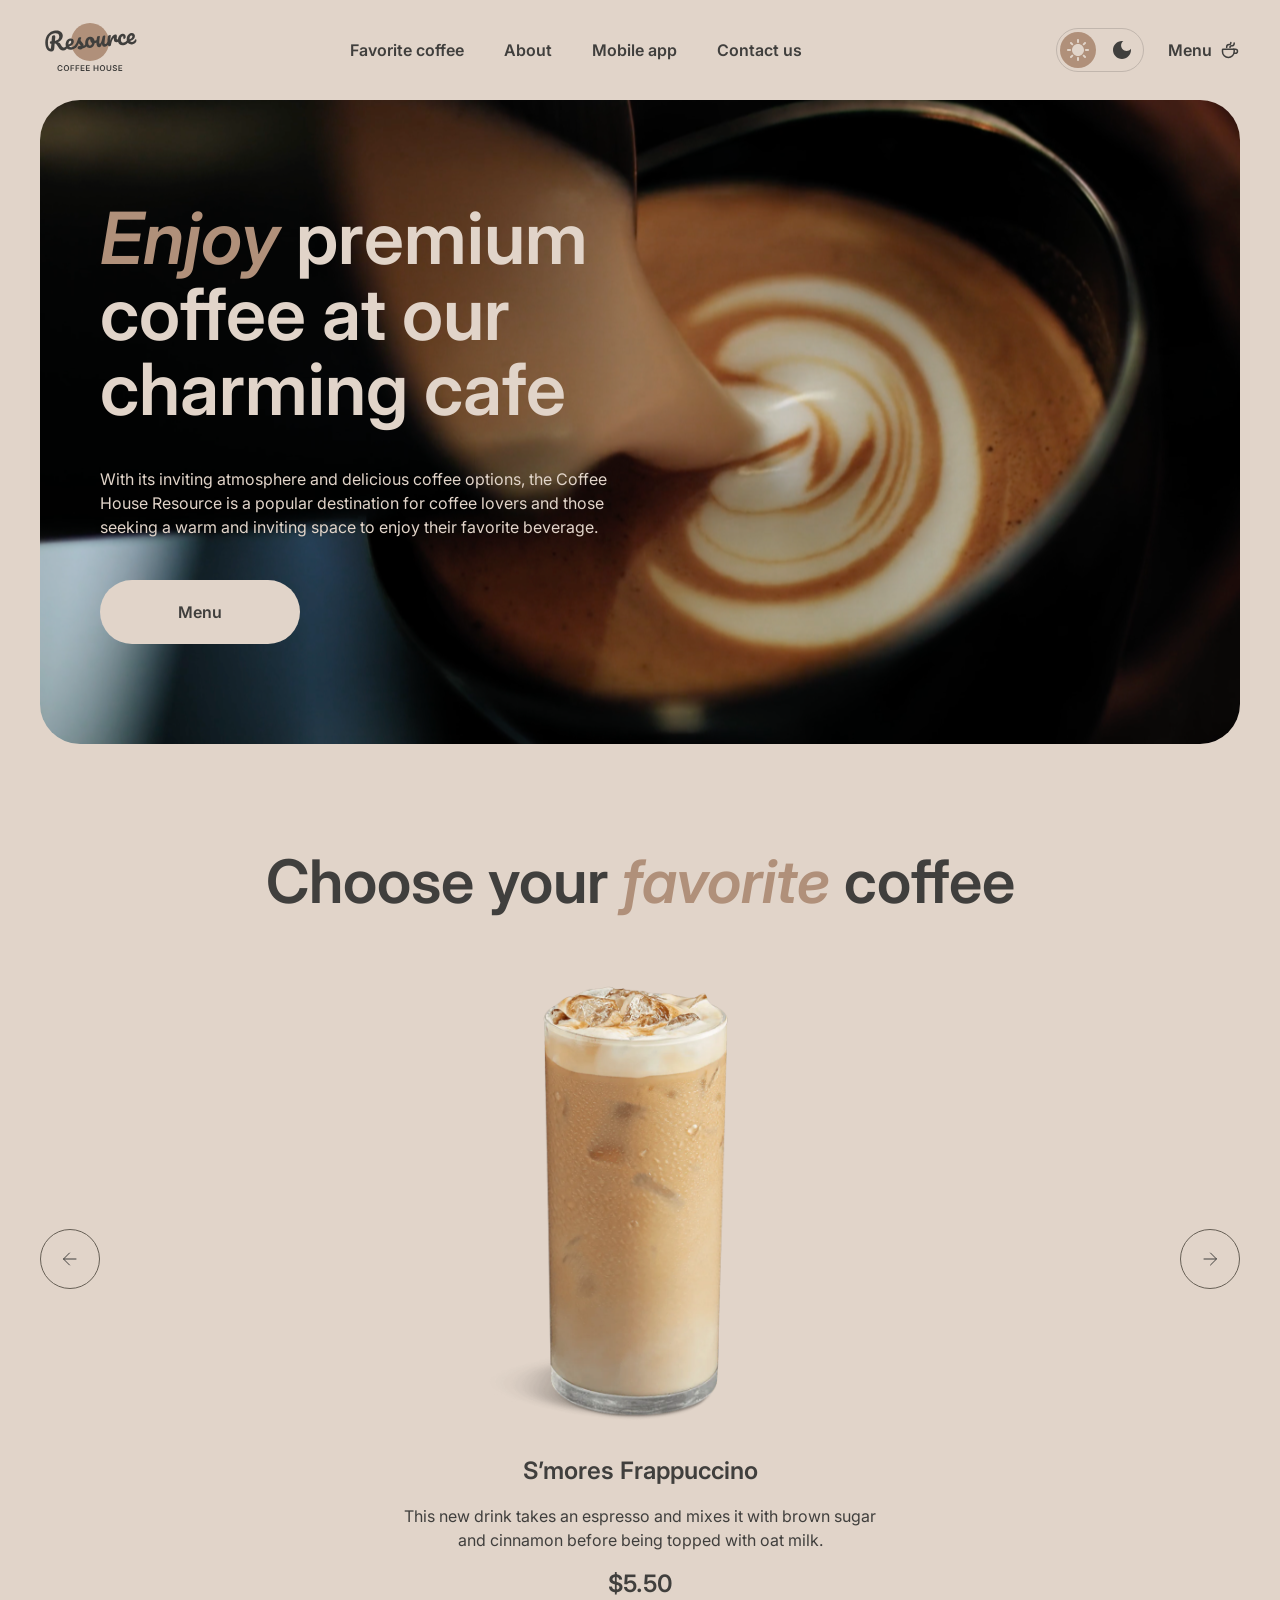
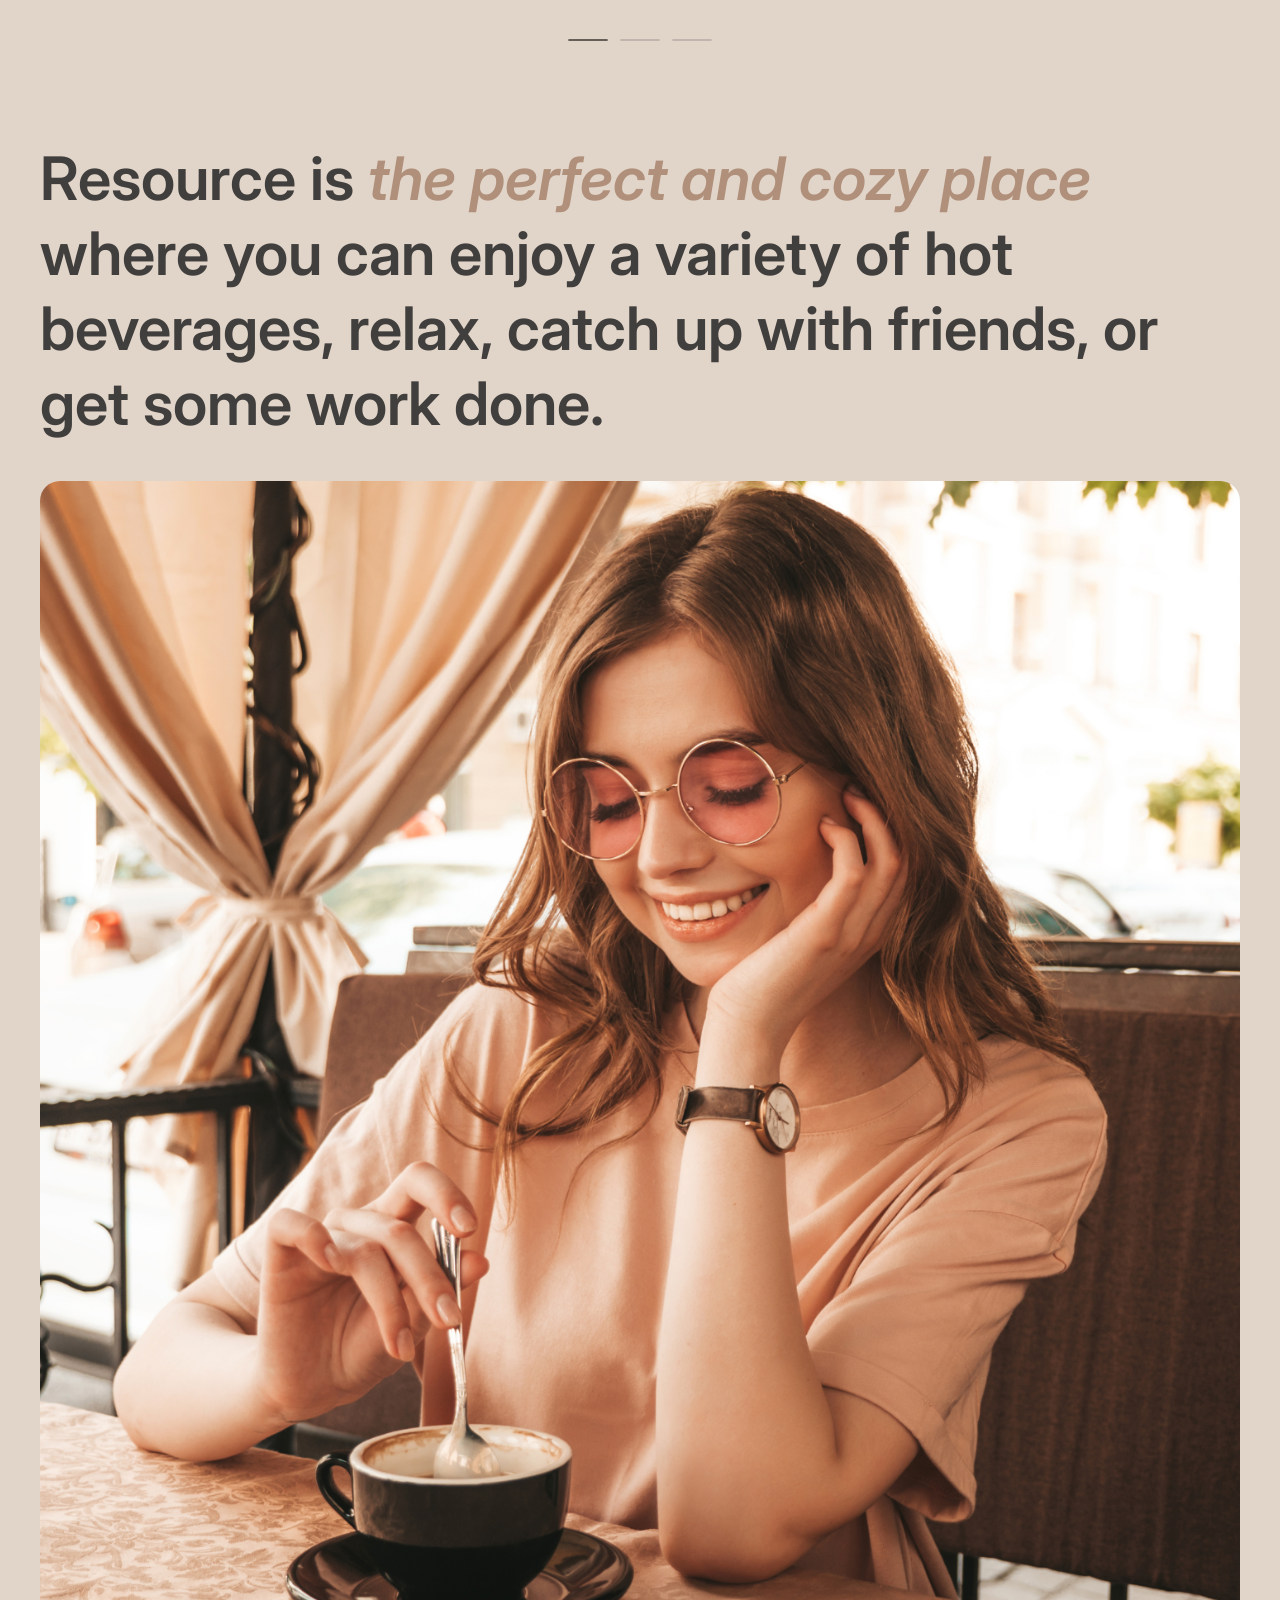
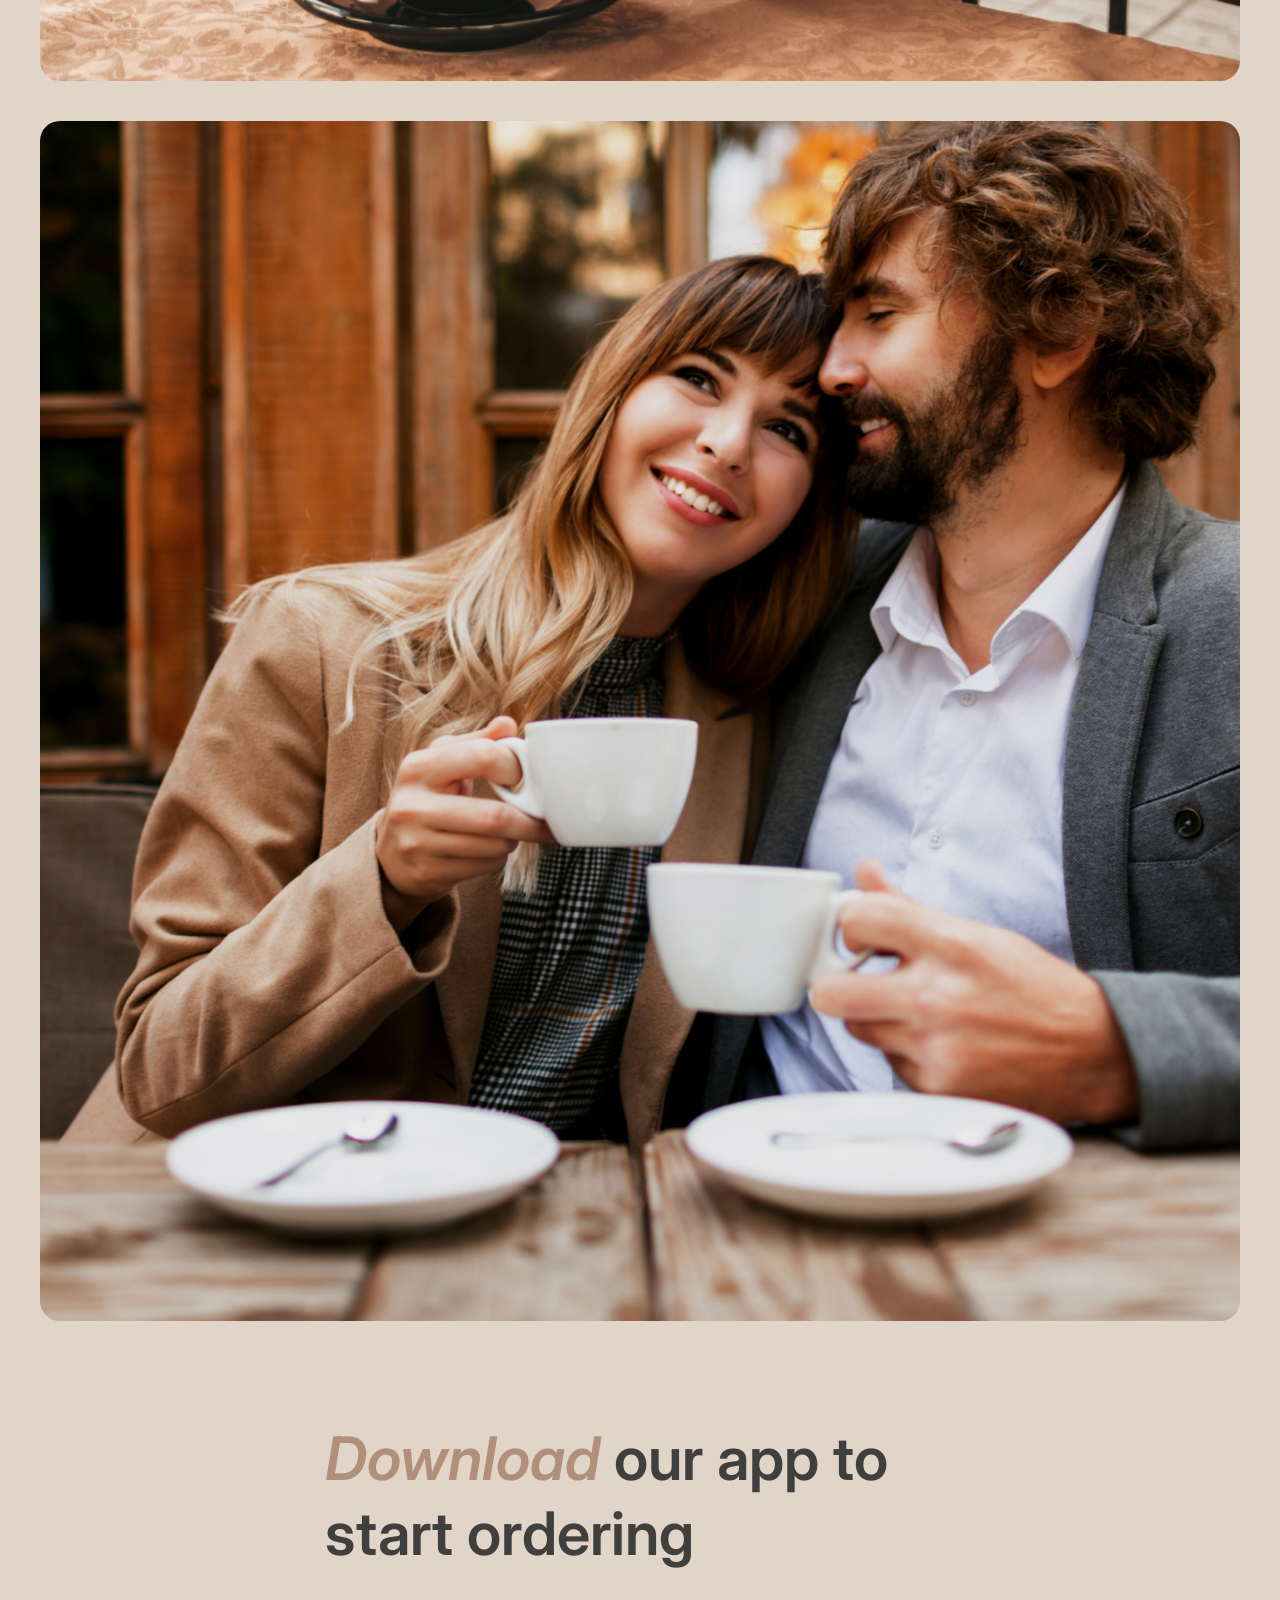
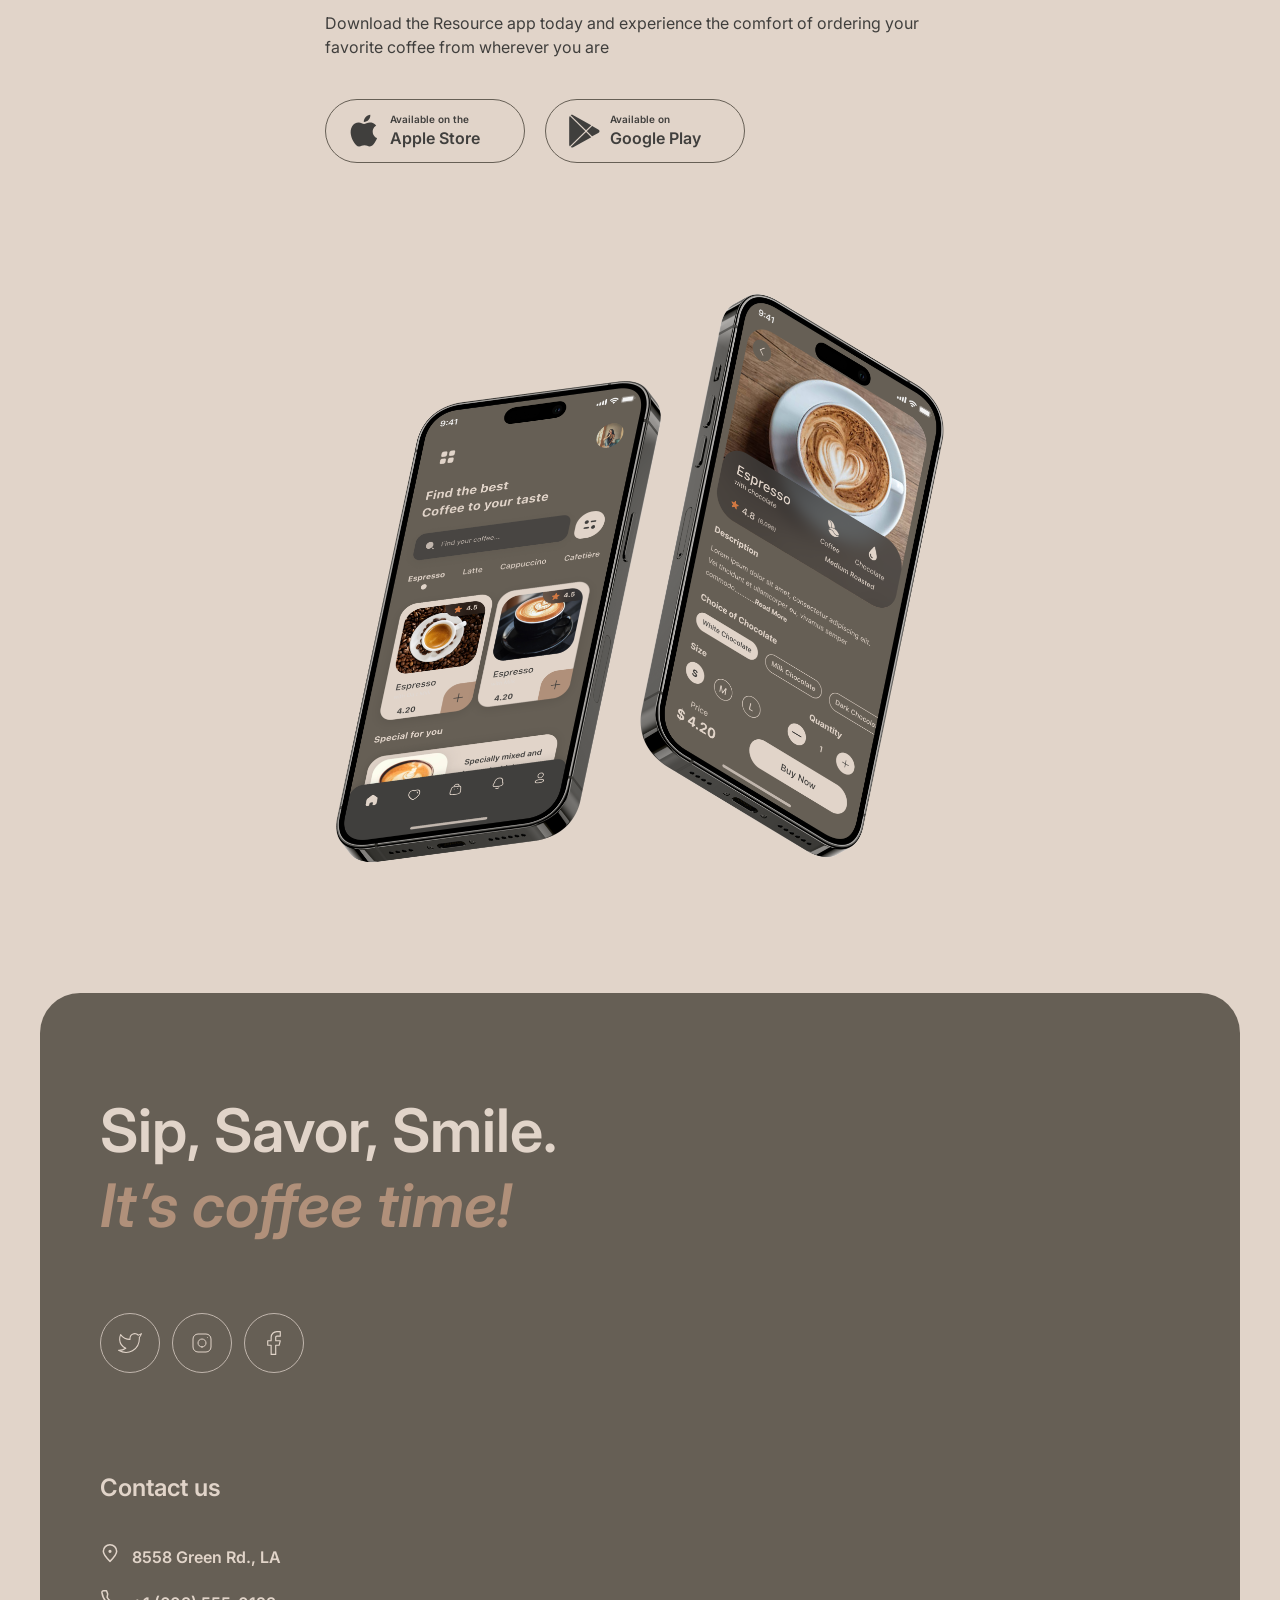
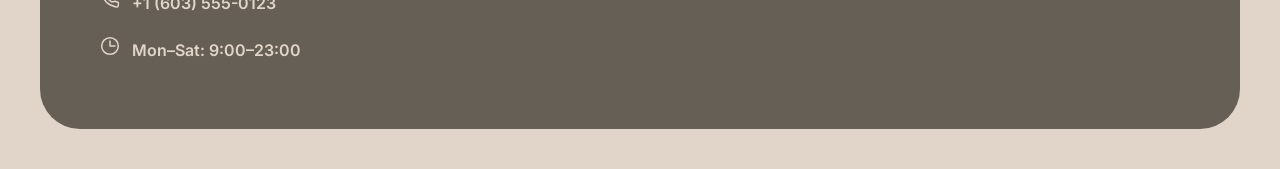
<file: index.html>
<!DOCTYPE html>
<html lang='en'>

  <head>
    <meta charset='UTF-8'>
    <meta name="viewport" content="width=device-width, initial-scale=1.0">
    <title>Coffee House</title>
    <link rel="stylesheet" href="./css/modern-normalize.css">
    <link rel="stylesheet" href="./css/style.css">
    <link rel="icon" href="./assets/img/favicon.svg" type="image/x-icon">
    <script src="./js/scripts.js" defer></script>
  </head>
  <body>
    
    <!-- Header -->
    <header>
      <a href="index.html" class="head-logo">
        <img src="./assets/img/logo.svg" alt="Resource coffee house" id="logo">
      </a>

      <!-- Navigation -->
      <nav>
        <ul>
          <li>
            <a href="#FavoriteCoffee">
              Favorite coffee
            </a>
          </li>
          <li>
            <a href="#About">
              About
            </a>
          </li>
          <li>
            <a href="#MobileApp">
              Mobile app
            </a>
          </li>
          <li>
            <a href="#ContactUs">
              Contact us
            </a>
          </li>
        </ul>
      </nav>

      <!-- Header actions -->
      <div class="header-actions">

        <!-- Theme switcher -->
        <label class="theme-switcher" for="theme-toggle">
          <!-- Hidden checkbox that stores the state -->
          <input type="checkbox" id="theme-toggle">
          <!-- Visual slider -->
          <span class="slider">
            <!-- Slider knob -->
            <span class="knob"></span>
          </span>
        </label>   
    
        <!-- Menu link -->
        <a href="menu.html" class="head-coffee-menu">
          Menu
          <span class="img"></span>
        </a>

        <!-- Burger button -->
        <button class="burger">
          <div class="bar1"></div>
          <div class="bar2"></div>
        </button>

      </div>

    </header>

    <!-- Main content -->
    <main>
      <!-- Hero section -->
      <div class="hero">
        
        <!-- Hero offer -->
        <div class="hero-offer">
          
          <!-- Heading -->
          <h1>
            <span class="accent">
              Enjoy
            </span>
             premium coffee at our charming cafe
          </h1>
          <span class="medium">
            With its inviting atmosphere and delicious coffee options, the Coffee House Resource is a popular destination for coffee lovers and those seeking a warm and inviting space to enjoy their favorite beverage.
          </span>
  
          <!-- Menu button -->
          <a href="menu.html">
            Menu
            <!-- <img src="./assets/img/coffee-cup.svg" alt="Coffee menu"> -->
            <span class="img"></span>
          </a>

        </div>
      </div>

      <!-- Favorite coffee -->
      <div class="favorite-coffee" id="FavoriteCoffee">
        
        <h2>
          Choose your 
          <span class="accent">
            favorite
          </span>
          coffee
        </h2>
        
        
        <button class="favorite-coffee-previous" type="button" aria-label="Previous slide">
          <span class="left-btn"></span>
        </button>

        
        <div class="favorite-coffee-slidebar">
          
          <div class="favorite-coffee-card">
            <img id="favorite-coffee-image" src="./assets/img/coffee-slider-1.svg" alt="S'mores Frappuccino">
            <h3 id="favorite-coffee-title">S’mores Frappuccino</h3>
            <span class="medium" id="favorite-coffee-description">
              This new drink takes an espresso and mixes it with brown sugar and cinnamon before being topped with oat milk.
            </span>
            <h3 id="favorite-coffee-price">$5.50</h3>
          </div>
        </div>
        
        
        <button class="favorite-coffee-next" type="button" aria-label="Next slide">
          <span class="right-btn"></span>
        </button>
        
        
        <div class="favorite-coffee-indicator">
          <button class="slider-indicator active"></button>
          <button class="slider-indicator"></button>
          <button class="slider-indicator"></button>
        </div>

      </div>

      <!-- About -->
      <div class="about" id="About">
        
        
        <h2>
          Resource is 
          <span class="accent">
          the perfect and cozy place
          </span>
          where you can enjoy a variety of hot beverages, relax, catch up with friends, or get some work done.
        </h2>  

        
        <div class="about-images">
          <img src="./assets/img/about-1.svg" alt="Coffee house interior" class="about-img">
          <img src="./assets/img/about-3.svg" alt="Coffee house interior" class="about-img">
          <img src="./assets/img/about-2.svg" alt="Coffee house interior" class="about-img">
          <img src="./assets/img/about-4.svg" alt="Coffee house interior" class="about-img">
        </div>      
      </div>

      <!-- Mobile app -->
      <div class="mobile-app" id="MobileApp">
        <div class="mobile-app-offer">
          <ul class="mobile-app-offer-list">
            <li>
              <div>
                <h2>
                  <span class="accent">
                    Download
                  </span>
                   our app to start ordering
                </h2>
              </div>
            </li>

            <li>
              <span class="medium">
                Download the Resource app today and experience the comfort of ordering your favorite coffee from wherever you are
              </span>
            </li>

            <li>
              <div class="mobile-app-buttons">
                <!-- Apple -->
                <a href="https://www.apple.com/app-store/" target="_blank" rel="noopener noreferrer">
                  <span class="img Apple"></span>
                  <div class="mobile-app-button">
                    <span class="caption">Available on the</span>
                    <span>Apple Store</span>
                  </div>
                </a>
                
                <!-- Google -->
                <a href="https://play.google.com/store/apps" target="_blank" rel="noopener noreferrer">
                  <span class="img Google"></span>
                  <div class="mobile-app-button">
                    <span class="caption">Available on</span>
                    <span>Google Play</span>
                  </div>
                </a>
              </div>
            </li>

          </ul>
        </div>

        <!-- Phone screens -->
        <img src="./assets/img/mobile-screens.svg" alt="Mobile app screens">
        
      </div>

    </main>

    <!-- Footer -->
    <footer id="ContactUs">
      <!-- Footer container -->
      <div class="footer-container">
        
        <!-- Footer offer -->
        <div class="footer-container-offer">
          <h2>
            Sip, Savor, Smile.
            <span class="accent">              
              It’s coffee time!              
            </span>
          </h2>
          
          <ul class="footer-container-offer-list">
            <li>
              <a href="https://twitter.com">
                <span class="footer-social-img twitter"></span>
              </a>
            </li>

            <li>
              <a href="https://instagram.com">
                <span class="footer-social-img instagram"></span>
              </a>
            </li>

            <li>
              <a href="https://facebook.com">
                <span class="footer-social-img facebook"></span>
              </a>
            </li>

          </ul>
        </div>

        <!-- Contact information -->
        <div class="footer-container-contacts-info">
          <h3>Contact us</h3>
          <div class="footer-container-contacts-info-contacts">
            
            <ul class="footer-contacts-list">

              <!-- Map -->
              <li>
                <a href="https://maps.app.goo.gl/DehpsBXX7xzd6ujC8" target="_blank">
                  <img src="./assets/img/map.svg" alt="Map" class="footer-contacts-img">
                  8558 Green Rd., LA
                </a>
              </li>

              <!-- Phone -->
              <li>
                <a href="tel:+16035550123">
                  <img src="./assets/img/phone.svg" alt="Phone" class="footer-contacts-img">
                  +1 (603) 555-0123
                </a>
              </li>

              <!-- Opening hours -->
              <li>
                <img src="./assets/img/clock.svg" alt="Clock" class="footer-contacts-img">
                Mon–Sat: 9:00–23:00
              </li>
            </ul>

          </div>
        </div>

      </div>
    </footer>
    
  </body>
</html>
</file>
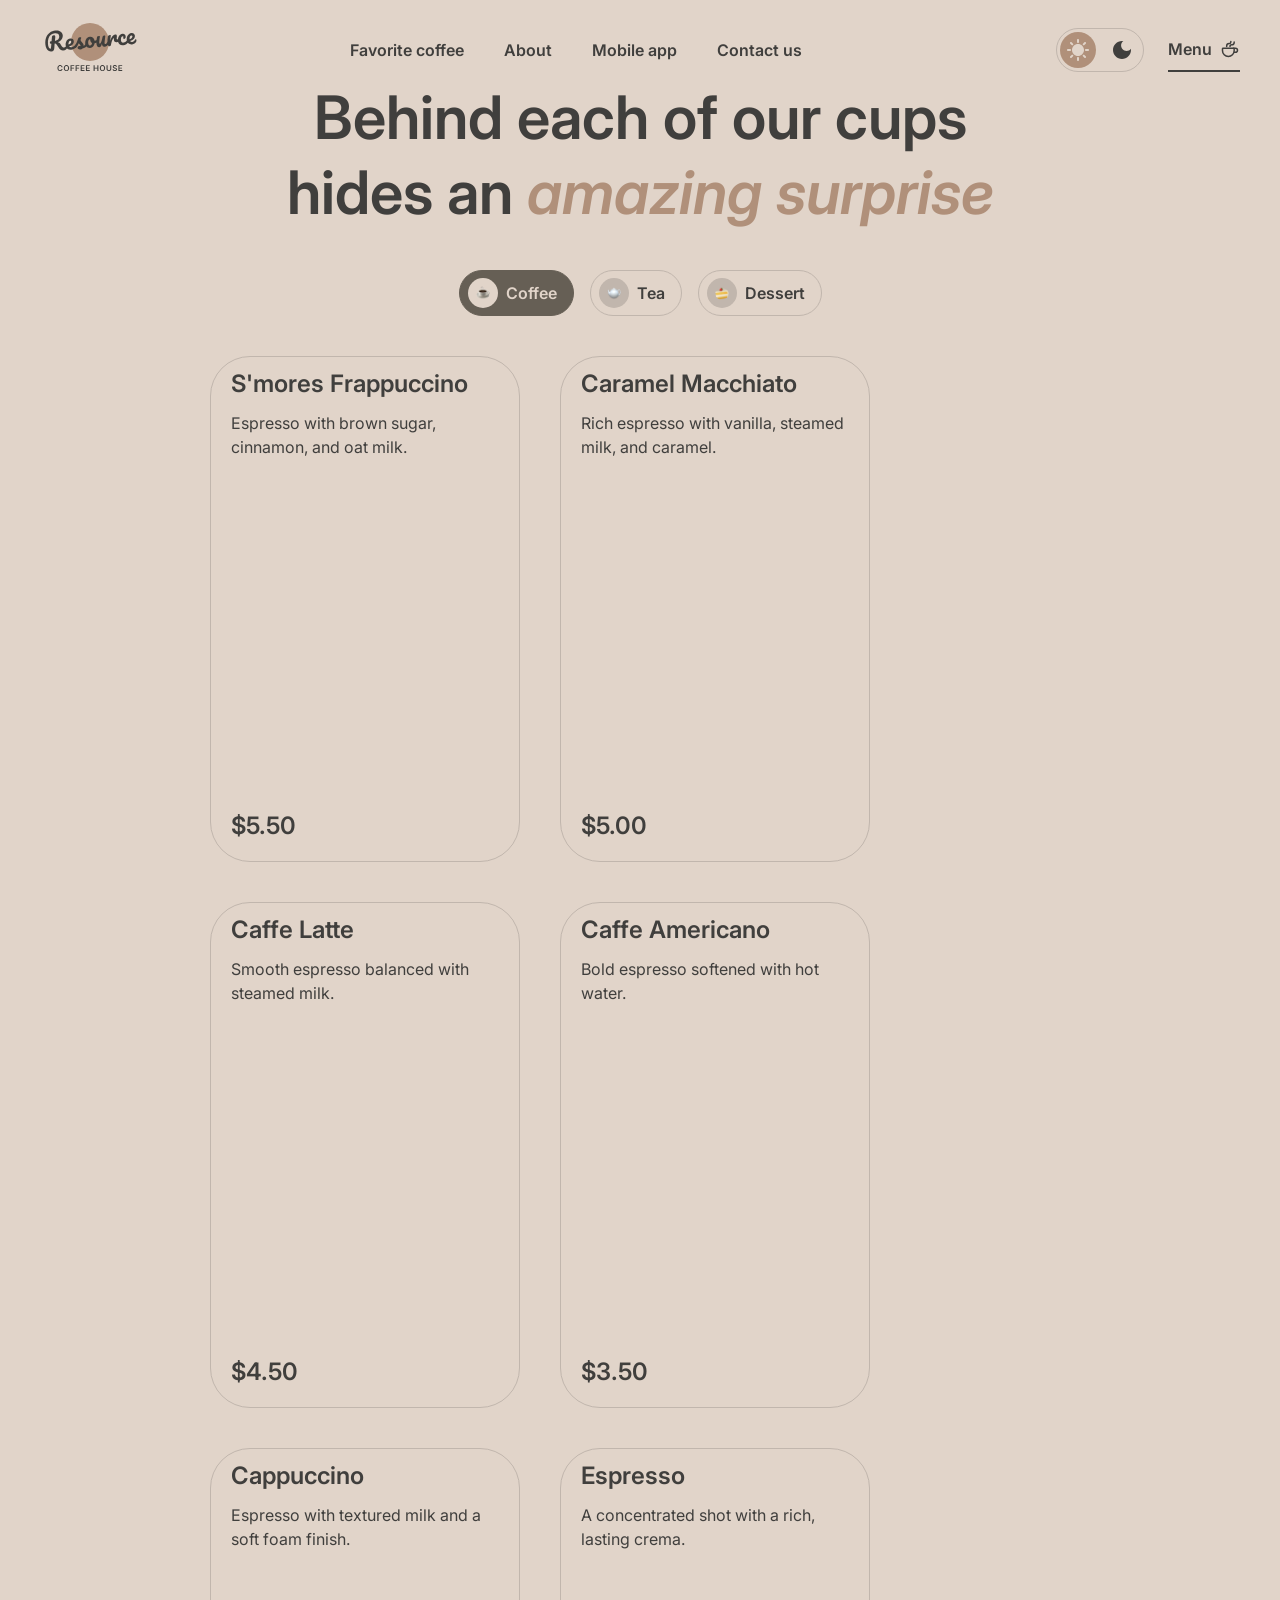
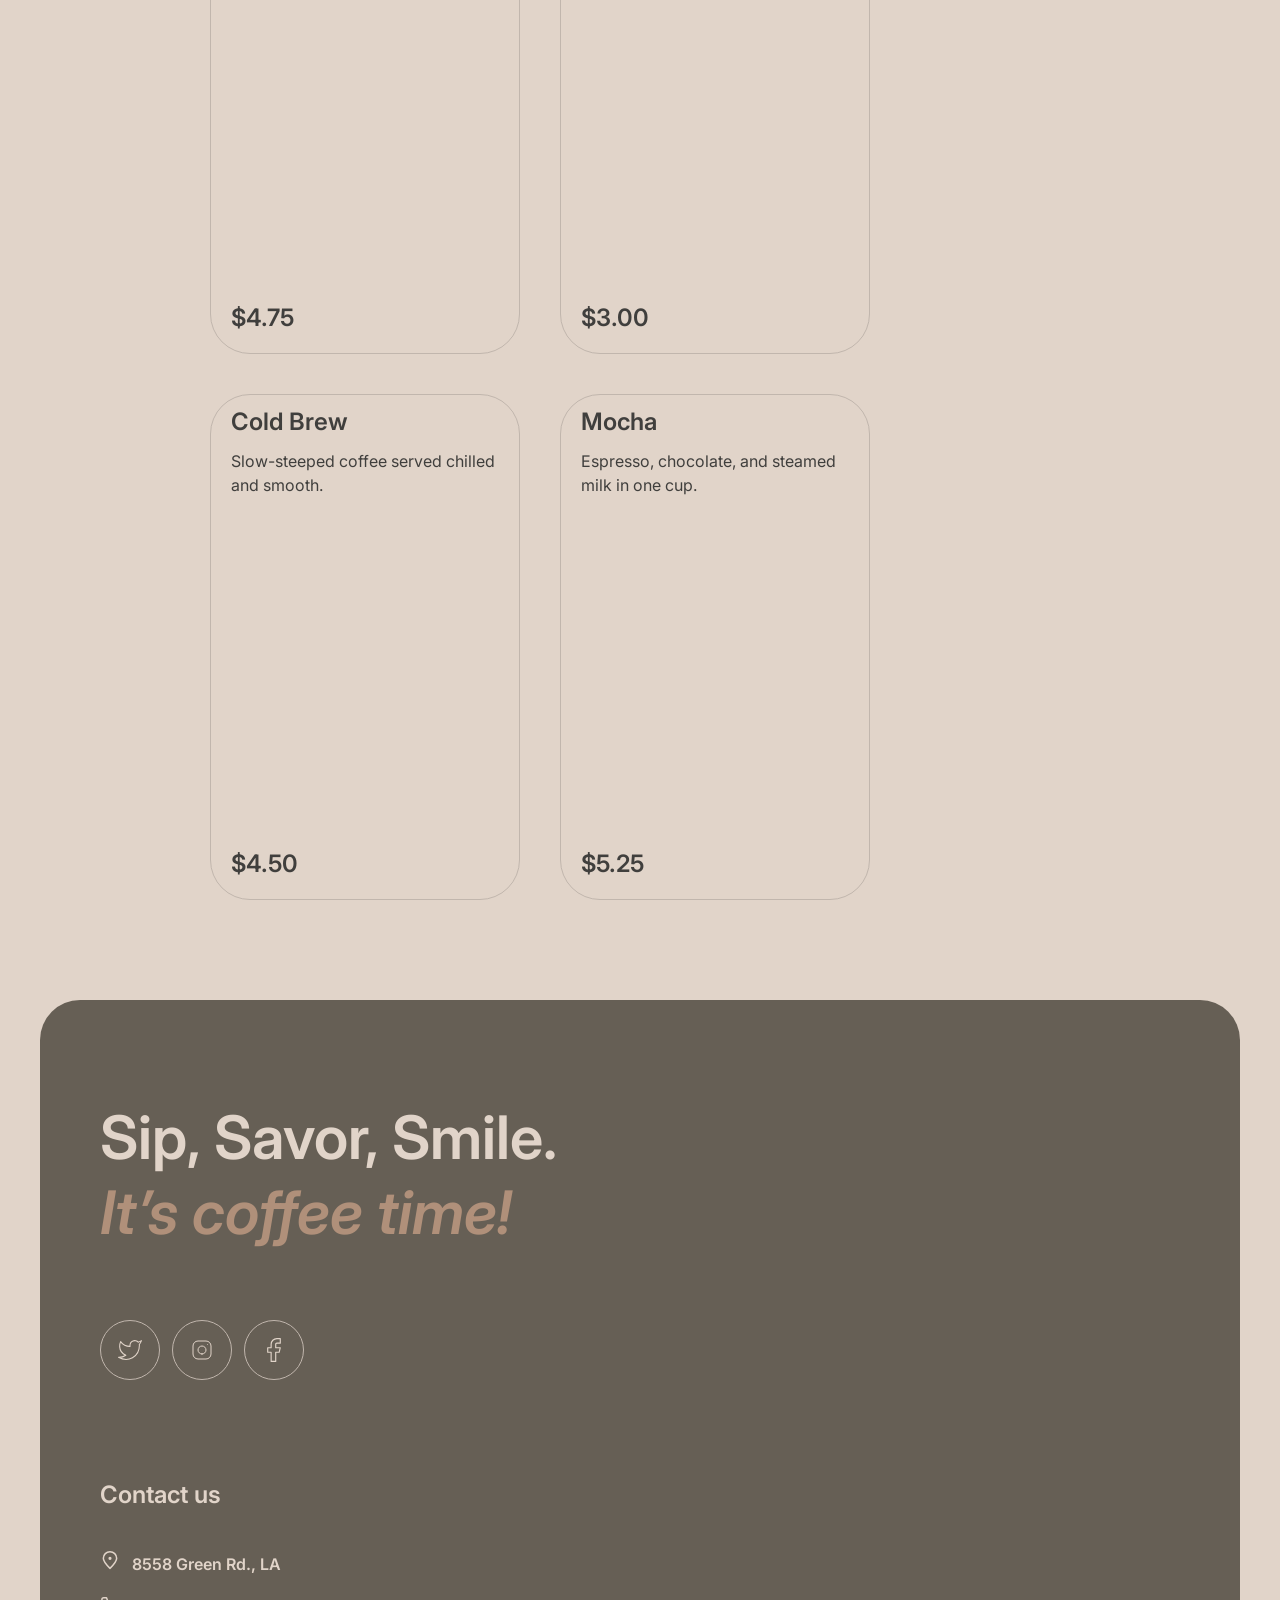
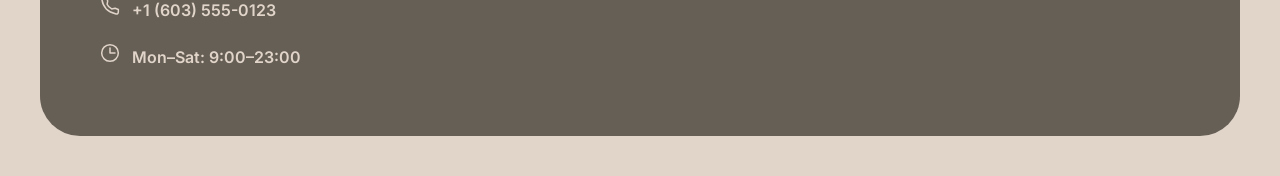
<file: menu.html>
<!DOCTYPE html>
<html lang='en'>

  <head>
    <meta charset='UTF-8'>
    <meta name="viewport" content="width=device-width, initial-scale=1.0">
    <title>Coffee House</title>
    <link rel="stylesheet" href="./css/modern-normalize.css">
    <link rel="stylesheet" href="./css/style.css">
    <link rel="icon" href="./assets/img/favicon.svg" type="image/x-icon">
    <script src="./js/scripts.js" defer></script>
  </head>
  <body>
    
    <!-- Header -->
    <header>
      <a href="index.html" class="head-logo">
        <img src="./assets/img/logo.svg" alt="Resource coffee house" id="logo">
      </a>

      <!-- Navigation -->
      <nav>
        <ul>
          <li>
            <a href="index.html#FavoriteCoffee">
              Favorite coffee
            </a>
          </li>
          <li>
            <a href="index.html#About">
              About
            </a>
          </li>
          <li>
            <a href="index.html#MobileApp">
              Mobile app
            </a>
          </li>
          <li>
            <a href="index.html#ContactUs">
              Contact us
            </a>
          </li>
        </ul>
      </nav>

      <!-- Header actions -->
      <div class="header-actions">

        <!-- Theme switcher -->
        <label class="theme-switcher" for="theme-toggle">
          <!-- Hidden checkbox that stores the state -->
          <input type="checkbox" id="theme-toggle">
          <!-- Visual slider -->
          <span class="slider">
            <!-- Slider knob -->
            <span class="knob"></span>
          </span>
        </label>   
    
        <!-- Menu link -->
        <a href="menu.html" class="head-coffee-menu disabled">
          Menu
          <span class="img"></span>
        </a>

        <!-- Burger button -->
        <button class="burger">
          <div class="bar1"></div>
          <div class="bar2"></div>
        </button>

      </div>

    </header>

    <!-- Main content -->
    <main>
      <div class="menu-container">
        
        <!-- Heading -->
        <h2>
          Behind each of our cups hides an 
          <span class="accent">
            amazing surprise
          </span>
        </h2>
        
        <!-- Category buttons -->
        <div>
          <button class="categories-button active">
            <img src="./assets/img/coffee-tab.png" alt="Coffee">
            Coffee
          </button>
          <button class="categories-button">
            <img src="./assets/img/tea-tab.png" alt="Tea">
            Tea
          </button>
          <button class="categories-button">
            <img src="./assets/img/dessert-tab.png" alt="Dessert">
            Dessert
          </button>
        </div>
        <h1 class="hide">menu</h1>
        <!-- Menu items -->
        <section id="catalog">
          <h2 class="hide">catalog</h2>
          
          <!-- Card template -->
          <template id="card-template">
            <article>
              <!-- Image -->
              <div><img src="" alt=""></div>
              <!-- Title -->
              <h3></h3>
              <!-- Description -->
              <span class="medium"></span>
              <!-- Price -->
              <h3></h3>
            </article>
          </template>

          <div id="cards-container"></div>
        </section>

        <div class="modal-overlay" id="product-modal" hidden aria-hidden="true">
          <div class="modal-content" role="dialog" aria-modal="true" aria-labelledby="modal-title">
            <button class="modal-close" type="button" aria-label="Close modal">×</button>
            <img class="modal-image" id="modal-image" alt="">
            <div class="modal-info">
              <h2 id="modal-title"></h2>
              <p class="medium" id="modal-description"></p>
              <div class="modal-option-group" id="modal-sizes-group" hidden>
                <h3>Size</h3>
                <div class="modal-options" id="modal-sizes"></div>
              </div>
              <div class="modal-option-group" id="modal-toppings-group" hidden>
                <h3>Additives</h3>
                <div class="modal-options" id="modal-toppings"></div>
              </div>
              <h3 id="modal-price"></h3>
            </div>
          </div>
        </div>

        <button class="loadMore">
          <span></span>
        </button>

      </div>
    </main>

    <!-- Footer -->
    <footer id="ContactUs">
      <!-- Footer container -->
      <div class="footer-container">
        
        <!-- Footer offer -->
        <div class="footer-container-offer">
          <h2>
            Sip, Savor, Smile.
            <span class="accent">              
              It’s coffee time!              
            </span>
          </h2>
          
          <ul class="footer-container-offer-list">
            <li>
              <a href="https://twitter.com">
                <span class="footer-social-img twitter"></span>
              </a>
            </li>

            <li>
              <a href="https://instagram.com">
                <span class="footer-social-img instagram"></span>
              </a>
            </li>

            <li>
              <a href="https://facebook.com">
                <span class="footer-social-img facebook"></span>
              </a>
            </li>
            
          </ul>
        </div>

        <!-- Contact information -->
        <div class="footer-container-contacts-info">
          <h3>Contact us</h3>
          <div class="footer-container-contacts-info-contacts">
            
            <ul class="footer-contacts-list">

              <!-- Map -->
              <li>
                <a href="https://maps.app.goo.gl/DehpsBXX7xzd6ujC8" target="_blank">
                  <img src="./assets/img/map.svg" alt="Map" class="footer-contacts-img">
                  8558 Green Rd., LA
                </a>
              </li>

              <!-- Phone -->
              <li>
                <a href="tel:+16035550123">
                  <img src="./assets/img/phone.svg" alt="Phone" class="footer-contacts-img">
                  +1 (603) 555-0123
                </a>
              </li>

              <!-- Opening hours -->
              <li>
                <img src="./assets/img/clock.svg" alt="Clock" class="footer-contacts-img">
                Mon–Sat: 9:00–23:00
              </li>
            </ul>

          </div>
        </div>

      </div>
    </footer>
    
  </body>
</html>
</file>
<file: css/style.css>
@import url('https://fonts.googleapis.com/css2?family=Inter:wght@100;200;300;400;500;600;700;800;900&display=swap');

*{
    scroll-behavior: smooth;
    font-family: 'Inter', sans-serif;
    box-sizing: border-box;
    margin: 0;
    padding: 0;
    color: var(--PrimaryText);
}

:root{
    --PrimaryText: #403f3d;
    --InverseText: #e1d4c9;
    --AccentText: #b0907a;

    --PageBg: #e1d4c9;
    --ContainerBg: #665f55;
    --OverlayBg: #403f3dcc;

    --PrimaryBorder: #c1b6ad; 
    --InverseBorder: #665f55;
}

html[data-theme = "dark"] {
    --PrimaryText: #e1d4c9;
    --InverseText: #e1d4c9;
    --AccentText: #b0907a;

    --PageBg: #292826;
    --ContainerBg: #403f3d;
    --OverlayBg: #292826cc;

    --PrimaryBorder: #665f55; 
    --InverseBorder: #c1b6ad;    
}

html {
    margin: 0;
    padding: 0;
}

body {
    max-width: 1440px;
    width: 100%;
    margin: 0 auto;
    background: var(--PageBg);
}

body.mobile-menu-open {
    overflow: hidden;
}


h1 {
    font-size: 72px;
    font-weight: 600;
    line-height: 105%;
}

h2 {
    font-size: 60px;
    font-weight: 600;
    line-height: 125%;
}

.accent{
    font-style: italic;
}

h3 {
    font-size: 24px;
    font-weight: 600;
    line-height: 125%;    
}

.medium {
    font-size: 16px;
    font-weight: 400;
    line-height: 150%;
}

.caption {
    font-size: 10px;
    font-weight: 600;
    line-height: 140%;    
}

a, button {
    font-size: 16px;
    font-weight: 600;
    line-height: 150%;
}

a {
    color: var(--InverseText);
    text-decoration: none;
}

a:hover {
    border-bottom: 2px solid var(--PrimaryText);
}

button {
    background: none;
}

.burger{
    position: relative;
    padding: 0;
    width: 44px;
    height: 44px;
    border-radius: 100px;
    border: 1px solid var(--InverseBorder);
    background-color: transparent;
    cursor: pointer;
    flex-wrap: wrap;
}

.bar1, .bar2 {
    position: absolute;
    top: 50%;
    left: 50%;
    transform: translate(-50%, -50%); 
    width: 16px;
    height: 1.5px;
    background-color: var(--PrimaryText);
    transition: transform 0.4s ease, margin 0.4s ease;
}
.bar1 {
    margin-top: -4px;
}
.bar2 {
    margin-top: 4px;
}

.change .bar1 {
    margin-top: 0;
    transform: translate(-50%, -50%) rotate(-45deg);
}
.change .bar2 {
    margin-top: 0;
    transform: translate(-50%, -50%) rotate(45deg); 
}

.burger-link {
    font-size: 32px;
    font-weight: 600;
    line-height: 125%;    
}

.hide {
    display: none !important;
}

header {
    padding-inline: 40px;
    height: 60px;
    box-sizing: border-box;
    display: flex;
    align-items: center;
    justify-content: space-between;
    margin-top: 20px;

    a.head-logo:hover{
        border: 0;
    }

    nav {
        width: 100%;
        ul {
            margin: 0;
            padding: 0;
            list-style: none;
            display: flex;
            gap: 40px;
            justify-content: center;
            margin-right: 44px;

            a{
                color: var(--PrimaryText);
            }
        }
    }
    
    .header-actions {
        height: 44px;
        width: 184px;
        margin: 0;
        padding: 0;
        display: flex;
        justify-content: space-between;
        flex-shrink: 0;

        .theme-switcher input {
            opacity: 0;
            width: 0;
            height: 0;
        }
        
        .theme-switcher {
            position: relative;
            display: inline-block;
            width: 88px;
            height: 44px;
            cursor: pointer;
        }
    
        .slider {
            position: absolute;
            top: 0; left: 0; right: 0; bottom: 0;
            border-radius: 100px;
            transition: 0.4s;
            border: 1px solid var(--PrimaryBorder);
        }
    
        .slider::after {
            content: "";
            position: absolute;
            right: 10px; 
            top: 50%;
            transform: translateY(-50%);
            width: 22px;
            height: 22px;
            background-image: url('../assets/img/Moon.svg');
            background-repeat: no-repeat;
            background-position: center;
            z-index: 2;
        }
    
        .slider::before {
            content: "";
            position: absolute;
            left: 10px; 
            top: 50%;
            transform: translateY(-50%);
            width: 22px;
            height: 22px;
            background-image: url('../assets/img/Sun.svg');
            background-repeat: no-repeat;
            background-position: center;
            z-index: 2;
        }
    
        .slider .knob {
            position: absolute;
            height: 36px;
            width: 36px;
            top: 3px;
            left: 3px;
            border-radius: 100px;
            transition: 0.4s;
            background-color: var(--AccentText);
            z-index: 1;
        }
    
        .slider .knob::before {
            content: "";
            position: absolute;
            top: 0;
            width: 36px;
            height: 36px;
            border-radius: 100px;
            opacity: 0;
            transition: opacity 0.3s ease, transform 0.4s ease;
            left: 0;
            transform: translateX(44px); 
            background-color: var(--InverseBorder);
        }

        .theme-switcher:hover .slider .knob::before {
            opacity: 1;
        }

        .theme-switcher input:checked + .slider .knob::before {
            transform: translateX(-44px);
        }

        .theme-switcher input:checked + .slider .knob {
            transform: translateX(calc(88px - 26px*1.5 - 4px));
        }
    
        a {
            color: var(--PrimaryText);
            display: flex;
            align-items: center;
            /* margin-left: 24px; */
            
            span.img {
                margin: 0;
                padding: 0;
                width: 20px;
                height: 20px;
                -webkit-mask-image: url('../assets/img/coffee-cup.svg');
                mask-image: url('../assets/img/coffee-cup.svg');
                background-color: var(--PrimaryText);
                mask-size: contain;
                mask-repeat: no-repeat;
                margin-left: 8px;
            }
        }

        a.disabled {
            pointer-events: none;
            cursor: default;
            border-bottom: 2px solid var(--PrimaryText);
            padding: 0;
        }

        button {
            display: none;
        }
    }
}

main {
    padding-inline: 40px;

    /* hero */
    .hero {
        width: 100%;
        height: 644px;
        border-radius: 40px;
        margin: 0;
        padding: 100px 0 100px 100px;
        margin-top: 20px;
        background-image: url('../assets/img/img-hero.svg');
        background-position: center center;
        
        .hero-offer{
            margin: 0;
            width: 530px;
            height: 100%;
            display: flex;
            flex-wrap: wrap;
            align-content: space-between;
            
            h1 {
                color: var(--InverseText);
                margin: 0;
            }
    
            span.accent {
                color: var(--AccentText);
            }
            
            span.medium {
                color: var(--InverseText);
            }
    
            a {
                width: 200px;
                height: 64px;
                margin: 0;
                border-radius: 100px;
                color: var(--PrimaryText);
                display: flex;
                align-items: center;
                justify-content: center;
                background-color: var(--PageBg);

                span.img {
                    display: none;
                    margin: 0;
                    padding: 0;
                    width: 20px;
                    height: 20px;
                    background-color: var(--PrimaryText);
                    -webkit-mask-image: url('../assets/img/coffee-cup.svg');
                    mask-image: url('../assets/img/coffee-cup.svg');
                    background-color: var(--PrimaryText);
                    mask-size: contain;
                    mask-repeat: no-repeat;
                    margin-left: 8px;
                }
            }

            a:hover {
                text-decoration: none;
                border-bottom: 0;

                span.img{
                    display: block;
                }
            }
        }
    }
    
    .favorite-coffee {
        margin: 0;
        margin-top: 100px;
        padding: 0;
        display: grid;
        grid-template-columns: 60px 4fr 60px;
        justify-content: center;
        align-items: center;
        
        h2 {
            text-align: center;
            grid-column: 1/4;
        }

        span {
            color: var(--AccentText);
        }

        button{
            display: flex;
            align-items: center;
            justify-content: center;
            width: 60px;
            height: 60px;
            border-radius: 100px;
            border: 1px solid var(--InverseBorder);
            background-color: transparent;
            cursor: pointer;
            padding: 0;

            span {
                background-color: var(--PrimaryText);
                -webkit-mask-size: contain;
                mask-size: contain;
                -webkit-mask-repeat: no-repeat;
                mask-repeat: no-repeat;
                -webkit-mask-position: center;
                mask-position: center;
                margin: 0;
                padding: 0;
                width: 24px;
                height: 24px;
                display: block;
                -webkit-mask-image: url('../assets/img/arrow-right.svg');
                mask-image: url('../assets/img/arrow-right.svg');
            }
        }
        span.left-btn{
            transform: rotate(180deg);
        }

        button:hover {
            background-color: var(--ContainerBg);
            span{
                background-color: var(--InverseText);
            }
        }
                
        .favorite-coffee-slidebar {
            display: flex;
            height: 640px;
            flex-grow: 1;
            margin: 40px 0 0 0;
            padding: 0;
            justify-content: center;

            span {
                color: var(--PrimaryText);
            }

            .favorite-coffee-card{
                width: 480px;
                height: 100%;
                margin: 0;
                padding: 0;
                display: flex;
                flex-wrap: wrap;
                align-content: space-between;
                justify-content: center;
                transition: opacity 0.25s ease, transform 0.5s ease;

                &.is-changing {
                    opacity: 0;
                    transform: translateX(20px);
                }


                img {
                    margin: 0;
                    padding: 0;
                }

                h3 {
                    margin: 0;
                    padding: 0;
                }

                span {
                    text-align: center;
                }
            }
        }

        .favorite-coffee-indicator {
            display: flex;
            flex-direction: row;
            grid-column: 2 / 3;
            gap: 12px;
            justify-content: center;
            align-content: center;
            margin-top: 40px;

            button, .slider-indicator {
                width: 40px;
                height: 1px;
                background-color: var(--PrimaryBorder);
                border-color: var(--PrimaryBorder);
                cursor: pointer;
            }

            button, .slider-indicator.active {
                background-color: var(--InverseBorder);
                border-color: var(--InverseBorder);
            }
        }
    }

    .about {
        margin: 0;
        padding: 0;
        margin-top: 100px;

        h2{
            letter-spacing: -0.02em;
        }

        span {
            color: var(--AccentText);
        }
        
        .about-images {
            display: grid;
            grid-template-columns: 1fr 1fr;
            grid-template-rows: 430px 160px 430px;
            gap: 40px;
            margin-top: 40px;
            max-height: 100%;
            
            .about-img {
                border-radius: 20px;
                width: 100%;
                height: 100%;
                overflow: hidden;
                object-fit: cover;
            }
        }

        .about-images .about-img:nth-child(1) {
            grid-row: 1 / 3;
            height: 100%;
            object-fit: cover;
        }        
        
        .about-images .about-img:nth-child(4) {
            grid-row: 2 / 4;
            height: 100%;
            object-fit: cover;
        }     
    }

    .mobile-app {
        margin-top: 100px;
        display: flex;
        justify-content: space-between;

        img {
            margin: 0;
            padding: 0;
            width: 100%;
            max-width: 630px;
        }
        
        .mobile-app-offer{
            padding: 0;
            margin: 0;
            width: 630px;
            align-content: center;
            margin: 144px 0px 144px 0px;
            height: 342px;
            
            .accent {
                color: var(--AccentText);
            }

            .mobile-app-offer-list{
                display: flex;
                flex-wrap: wrap;
                align-content: space-between;
                height: 100%;
                list-style: none;
                padding: 0;
                margin: 0;
                
                h2 {
                    margin: 0;
                }
            }

            li {
                display: flex;
                flex-wrap: nowrap;
                margin: 0;
                padding: 0;
                
                .mobile-app-buttons{
                    justify-content: space-between;
                    width: 420px;
                    display: flex;
                    margin: 0;
                    padding: 0;
                }

                a {
                    border: 1px solid var(--InverseBorder);
                    width: 200px;
                    height: 64px;
                    margin: 0;
                    border-radius: 100px;
                    color: var(--PrimaryText);
                    display: flex;
                    align-items: center;
                    justify-content: flex-start;
                    padding-left: 20px;
                    align-content: space-between;
                }

                a:hover {
                    text-decoration: none;
                    background-color: var(--ContainerBg);
                    span {
                        color: var(--InverseText);
                    }
                    span.img {
                        background-color: var(--InverseText);
                    }
                }
    
                span.img {
                    width: 36px;
                    height: 36px;
                    margin: 0;
                    padding: 0;
                    margin-right: 8px;
                    background-color: var(--PrimaryText);
                    mask-size: contain;
                    mask-repeat: no-repeat;
                }


                span.Apple{
                    -webkit-mask-image: url('../assets/img/apple-store-icon.svg');
                    mask-image: url('../assets/img/apple-store-icon.svg');
                }

                span.Google{
                    -webkit-mask-image: url('../assets/img/google-play-icon.svg');
                    mask-image: url('../assets/img/google-play-icon.svg');
                }
    
                .mobile-app-button {
                    display: flex;
                    flex-direction: column;
                    
                    span{
                        width: 100%;
                        text-align: left;
                        margin: 0;
                        padding: 0;
                        display: block;
                    }
                }
            }     
        }
    }

    .menu-container{

        h2 {
            margin: 0 auto 0;
            text-align: center;
            width: 100%;
            max-width: 800px;

            span {
                color: var(--AccentText);
            }
        }

        div {
            display: flex;
            justify-content: center;
            gap: 16px;
            margin-top: 40px;

            button {
                border: 1px solid var(--PrimaryBorder);
                border-radius: 100px;
                height: 46px;
                padding: 8px 16px 8px 8px;
                display: flex;
                cursor: pointer;
                align-items: center;
                transition: 400ms ease-out;

                img {
                    background-color: var(--PrimaryBorder);
                    border-radius: 100px;
                    margin-right: 8px;
                    padding: 8px;
                    width: 30px;
                    height: 30px;
                }
            }

            button.active, button:hover {
                border: 1px solid var(--ContainerBg);
                background-color: var(--ContainerBg);
                color: var(--InverseText);

                img {
                    background-color: var(--PageBg);
                }
            }
        }

        section {
            width: 100%;
            display: flex;
            flex-wrap: wrap;
            justify-content: space-between;
            margin-top: 40px;
            gap: 40px;

            #cards-container {
                display: contents;
            }

            article {
                /* border: 1px solid blue;  */
                border: 1px solid var(--PrimaryBorder);
                width: 310px;
                height: 506px;
                border-radius: 40px;
                display: flex;
                flex-wrap: wrap;
                align-content: space-between;
                justify-content: space-between;
                flex-direction: column;
                gap: 12px;
                padding-bottom: 20px;
                cursor: pointer;

                div {
                    width: 100%;
                    max-width: 310px;
                    max-height: 310px; 
                    overflow: hidden;
                    border-radius: 40px;
                    margin: 0;
                    padding: 0;
                }

                h3 {
                    width: 100%;
                    padding: 0 20px;
                }

                span {
                    width: 100%;
                    padding: 0 20px;
                    flex-grow: 1;
                }
            }
        }

        .loadMore{
            display: none;
            /* display: flex; */
            width: 60px;
            height: 60px;
            border-radius: 100px;
            margin: 0 auto 100px;
            border: 1px solid var(--InverseBorder);
            background-color: transparent;
            cursor: pointer;
            padding: 0;
            align-items: center;
            justify-content: center;

            span {
                background-color: var(--PrimaryText);
                -webkit-mask-size: contain;
                mask-size: contain;
                -webkit-mask-repeat: no-repeat;
                mask-repeat: no-repeat;
                -webkit-mask-position: center;
                mask-position: center;
                margin: 0;
                padding: 0;
                width: 24px;
                height: 24px;
                display: block;
                -webkit-mask-image: url('../assets/img/refresh.svg');
                mask-image: url('../assets/img/refresh.svg');
            }
        }

        .loadMore:hover {
            background-color: var(--ContainerBg);
            span {
                background-color: var(--InverseText);
            }
        }
    }    
}

body.modal-open {
    overflow: hidden;
}

.modal-overlay {
    position: fixed;
    inset: 0;
    z-index: 10;
    display: flex;
    align-items: center;
    justify-content: center;
    padding: 16px;
    background-color: var(--OverlayBg);
}

.modal-overlay[hidden] {
    display: none;
}

.modal-content {
    position: relative;
    display: flex;
    gap: 40px;
    width: min(800px, 100%);
    max-height: calc(100vh - 32px);
    overflow-y: auto;
    padding: 40px;
    border-radius: 40px;
    background-color: var(--PageBg);
}

.modal-close {
    position: absolute;
    top: 16px;
    right: 16px;
    width: 44px;
    height: 44px;
    border: 1px solid var(--InverseBorder);
    border-radius: 100px;
    color: var(--PrimaryText);
    cursor: pointer;
}

.modal-image {
    width: 310px;
    height: 310px;
    border-radius: 20px;
    object-fit: cover;
}

.modal-info {
    display: flex;
    flex: 1;
    flex-direction: column;
    gap: 20px;
    padding-top: 20px;
}

.modal-option-group {
    display: flex;
    flex-direction: column;
    gap: 12px;
}

.modal-options {
    display: flex;
    flex-wrap: wrap;
    gap: 8px;
}

.modal-option {
    min-height: 40px;
    padding: 8px 16px;
    border: 1px solid var(--PrimaryBorder);
    border-radius: 100px;
    color: var(--PrimaryText);
    cursor: pointer;
}

.modal-option.selected,
.modal-option:hover {
    border-color: var(--ContainerBg);
    background-color: var(--ContainerBg);
    color: var(--InverseText);
}

@media screen and (max-width: 767px) and (min-width: 380px) {
    main .menu-container .modal-overlay {
        align-items: flex-start;
        margin-top: 0;
    }

    main .menu-container .modal-overlay .modal-content {
        flex-direction: column;
        gap: 20px;
        height: calc(100vh - 32px);
        max-height: calc(100vh - 32px);
        margin-top: 0;
        padding: 24px;
    }

    .modal-image {
        width: 100%;
        height: auto;
    }
}

footer {
    height: 450px;
    padding-inline: 40px;
    margin-bottom: 40px;
    margin-top: 100px;
    
    
    h3 {
        margin: 0;
        padding: 0;
    }
    
    .footer-container{
        background-color: var(--ContainerBg);
        height: 100%;
        width: 100%;
        border-radius: 40px;
        display: flex;        
        
        .footer-container-offer{
            width: 100%;
            max-width: 530px;
            flex-grow: 1;
            margin: 100px 50px 100px 100px;            
            display: flex;
            flex-direction: column;
            justify-content: space-between;

            h2 {
                margin: 0;
                padding: 0;
                color: var(--InverseText);
            }
            
            span{
                color: var(--AccentText);
            }

            .footer-container-offer-list {
                list-style: none;
                margin: 0;
                padding: 0;
                display: flex;
                width: 204px;
                justify-content: space-between;
            }
            
            .footer-container-offer-list li{
                margin: 0;
                padding: 0;
                width: 60px;
                height: 60px;
                border-radius: 100px;
                border: 1px solid var(--PrimaryBorder);
                display: flex;
                align-items: center;
                justify-content: center;                
            }
            
            .footer-social-img {                        
                width: 24px;
                height: 24px;
                margin: 0;
                padding: 0;
                display: block;
                background-color: var(--InverseText);
                -webkit-mask-size: contain;
                mask-size: contain;
                -webkit-mask-repeat: no-repeat;
                mask-repeat: no-repeat;
                -webkit-mask-position: center;
                mask-position: center;
            }
            
            span.twitter{
                -webkit-mask-image: url('../assets/img/twitter.svg');
                mask-image: url('../assets/img/twitter.svg');
            }

            span.instagram{
                -webkit-mask-image: url('../assets/img/instagram.svg');
                mask-image: url('../assets/img/instagram.svg');
            }

            span.facebook{
                -webkit-mask-image: url('../assets/img/facebook.svg');
                mask-image: url('../assets/img/facebook.svg');
            }

            .footer-container-offer-list li:hover{
                background-color: var(--PageBg);
                a{
                    text-decoration: none;
                    border-bottom: 0;
                    .footer-social-img{
                        background-color: var(--PrimaryText);
                    }
                }
            }
        }
        
        .footer-container-contacts-info{            
            width: 100%;
            margin: 132px 100px 132px 50px;

            h3{
                color: var(--InverseText);
            }
            
            .footer-container-contacts-info-contacts{
                height: 116px;
                width: 100%;
                margin-top: 40px;     
                
                .footer-contacts-list{
                    margin: 0;
                    padding: 0;
                    height: 100%;
                    list-style: none;
                    flex-direction: column;
                    justify-content: space-between;
                    display: flex;
                }

                .footer-contacts-list li{
                    margin: 0;
                    padding: 0;
                    font-weight: 600;
                    color: var(--InverseText);
                }
                
                .footer-contacts-img{                    
                    margin: 0 8px 0 0;
                }

                a:hover{
                    text-decoration: none;
                    border-bottom: 2px solid var(--InverseText);
                }
            }
        }
    }
}

/* 1439 - 768px */
@media screen and (max-width:1439px) and (min-width: 380px) {
    main {
        padding-inline: 40px;

        /* hero */
        .hero {
            padding: 100px 0 100px 60px;
        }

        .about {
            margin-top: 100px;

            h2{
                letter-spacing: 0.0em;
            }
            
            .about-images {
                grid-template-columns: 1fr;
                grid-template-rows: auto auto;
                max-width: 100%;
            }

            .about-images .about-img:nth-child(1) {
                grid-row: unset;
            }

            .about-images .about-img:nth-child(2) {
                display: none;
            }

            .about-images .about-img:nth-child(3) {
                display: none;
            }        
            
            .about-images .about-img:nth-child(4) {
                grid-row: unset;
            }     
        }

        .mobile-app {
            flex-wrap: wrap;
            justify-content: center;
            margin-bottom: 100px;
        
            .mobile-app-offer{
                margin: 0px 0 100px 0;            
            }
        }

         .menu-container{
            justify-items: center;

            section {
                max-width: 1000px;
                justify-content: center;
                flex-wrap: wrap;     
            }

            .loadMore{
                display: flex;
            }
        }  
    }

    footer {
        height: 736px;
                
        .footer-container{
            gap: 100px;
            flex-wrap: wrap;
            
            .footer-container-offer{
                margin: 100px 60px 0px 60px;
            }
            
            .footer-container-contacts-info{
                margin: 00px 60px 00px 60px;
            }
        }
    }    
}

@media screen and (max-width:768px) {
    header nav.menu-open {
        position: fixed;
        top: 100px;
        right: 0;
        bottom: 0;
        left: 0;
        z-index: 9;
        display: block;
        width: 100%;
        padding: 60px 16px;
        background-color: var(--PageBg);
        overflow-y: auto;

        ul {
            display: flex;
            flex-direction: column;
            gap: 40px;
            align-items: center;
            margin: 0;
        }
    }

    header {       
        .header-actions {
            width: 172px;
        
            .burger{
                display: block;
            }

            a {
                display: none;
            }
        }
    }

    nav {
        display: none;
    }

    main {
        /* hero */
        .hero {   
            padding: 100px 0 100px 60px;
                     
            .hero-offer{        
                a {
                    span.img {
                        display: block;
                    }
                }
            }
        }
    }    
}

@media screen and (max-width: 767px) and (min-width: 380px){
    h1 {
    font-size: 42px;
    }

    h2 {
    font-size: 32px;
    }

    header {
        padding-inline: 16px;
    }
    
    main {
        padding-inline: 16px;

        .hero {
            padding: 60px 16px 60px 16px;
            height: 552px;
            
            .hero-offer{
                width: 100%;
            }
        }

        .favorite-coffee {
            display: flex;
            flex-direction: column;
            
            > button{
                display: flex;
            }

            .favorite-coffee-slidebar {
                height: 532px;

                .favorite-coffee-card{
                    width: 100%;
                    max-width: 480px;
                    /* height: 100%; */
                    /* margin: 0; */
                    /* padding: 0; */
                    /* display: flex; */
                    /* flex-wrap: wrap; */
                    /* align-content: space-between; */
                    /* justify-content: center; */

                    img {
                        width: 348px;
                        /* margin: 0; */
                        /* padding: 0; */
                    }

                }
            }

            .favorite-coffee-indicator {
                button, .slider-indicator {
                    display: block;
                }
            }
        }

        .about {
            .about-images .about-img:nth-child(1) {
                height: 590px;
            }
                    
            .about-images .about-img:nth-child(4) {
                height: 590px;
            }     
        }

        .mobile-app {
            flex-wrap: wrap;
            justify-content: center;
            margin-bottom: 100px;
        
            .mobile-app-offer{
                width: 100%;
                height: 380px;

                li {
                    .mobile-app-buttons {
                        flex-wrap: wrap;
                        width: 100%;
                        gap: 20px;
                    }
                }
            }
        }
    }

    footer {
        padding-inline: 16px;
        height: 526px;

        .footer-container  {
            gap: 40px;

            .footer-container-offer{
                margin: 60px 16px 0 16px
            }

            .footer-container-contacts-info {
                margin: 0px 16px 60px 16px;
            }
        }
    }  
}
</file>
